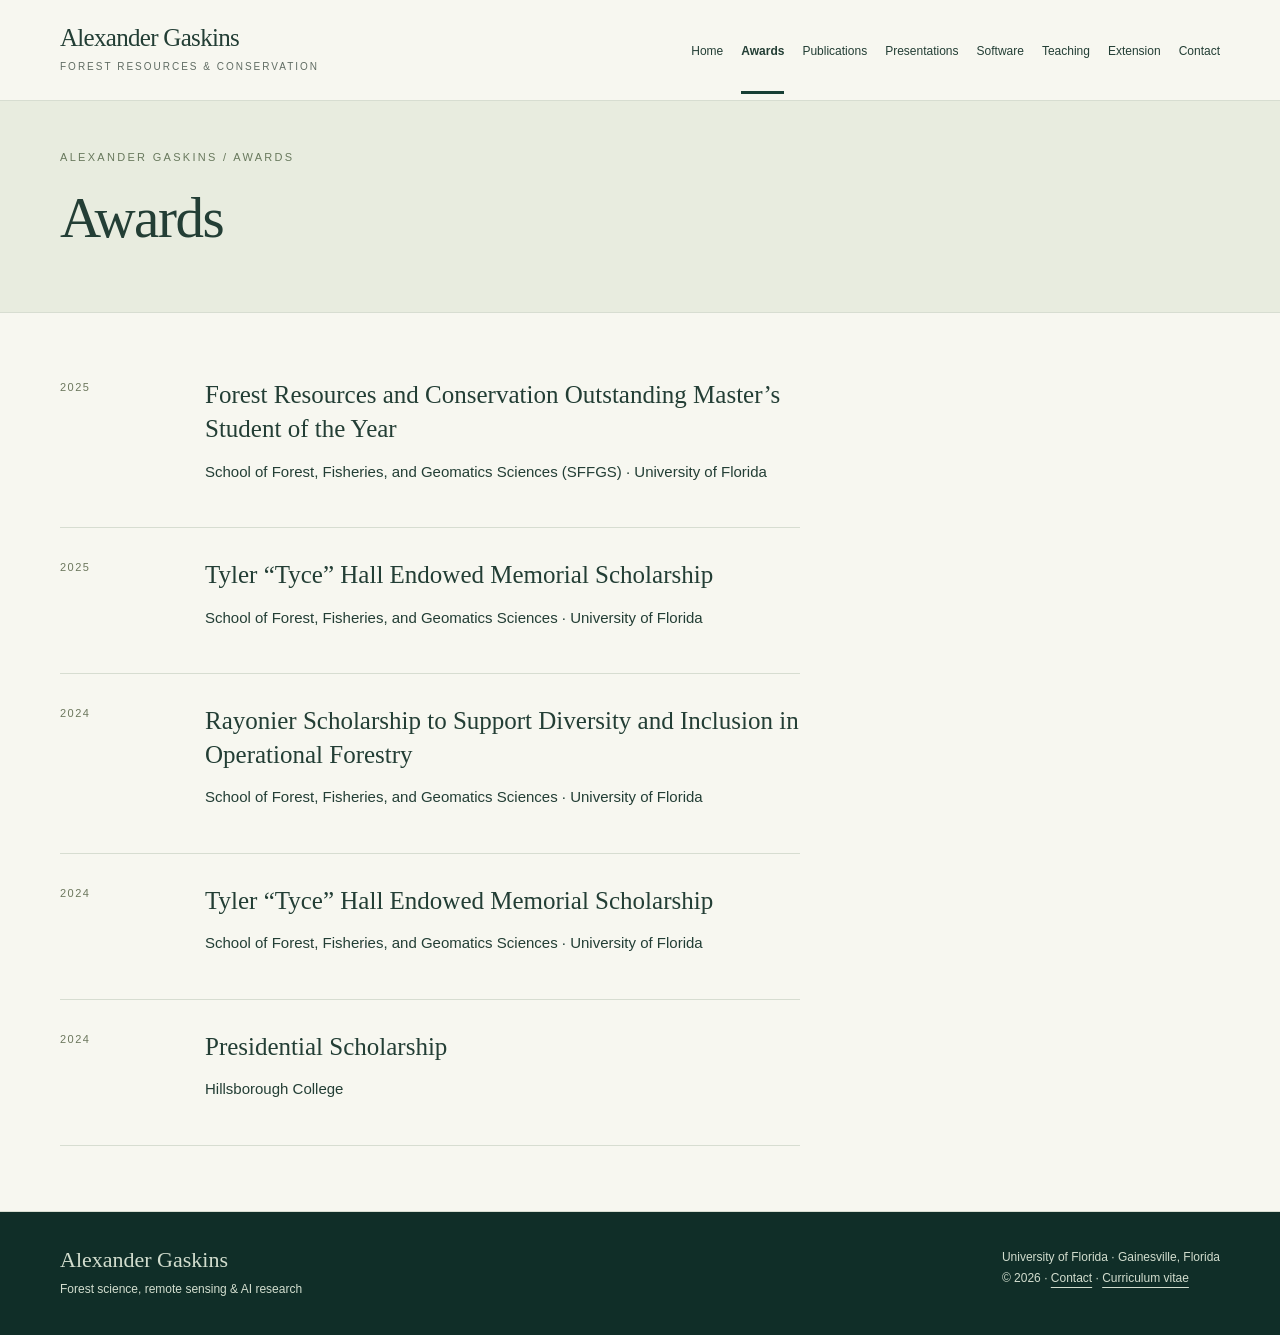
<file: awards.html>
<!doctype html><html lang="en"><head><meta charset="utf-8"><meta name="viewport" content="width=device-width, initial-scale=1"><title>Awards | Alexander Gaskins</title><meta name="description" content="Scholarships and recognition supporting my education in forestry and geospatial science."><meta name="theme-color" content="#173f35"><link rel="canonical" href="https://alexandergaskins.github.io/awards.html"><link rel="stylesheet" href="style.css"><script src="site.js" defer></script></head><body><a class="skip" href="#main">Skip to content</a><header><div class="container nav"><a class="brand" href="index.html">Alexander Gaskins<span>Forest resources &amp; conservation</span></a><button class="menu" type="button" aria-controls="navigation" aria-expanded="false">Menu</button><nav id="navigation" aria-label="Main navigation"><a href="index.html">Home</a><a href="awards.html" aria-current="page">Awards</a><a href="publications.html">Publications</a><a href="presentations.html">Presentations</a><a href="software.html">Software</a><a href="teaching.html">Teaching</a><a href="extension.html">Extension</a><a href="contact.html">Contact</a></nav></div></header><main id="main"><section class="pagehead"><div class="container"><p class="eyebrow">Alexander Gaskins / Awards</p><h1>Awards</h1></div></section><section class="section"><div class="container "><div class="prose"><article class="entry"><div class="date">2025</div><div><h3>Forest Resources and Conservation Outstanding Master’s Student of the Year</h3><p>School of Forest, Fisheries, and Geomatics Sciences (SFFGS) · University of Florida</p></div></article><article class="entry"><div class="date">2025</div><div><h3>Tyler “Tyce” Hall Endowed Memorial Scholarship</h3><p>School of Forest, Fisheries, and Geomatics Sciences · University of Florida</p></div></article><article class="entry"><div class="date">2024</div><div><h3>Rayonier Scholarship to Support Diversity and Inclusion in Operational Forestry</h3><p>School of Forest, Fisheries, and Geomatics Sciences · University of Florida</p></div></article><article class="entry"><div class="date">2024</div><div><h3>Tyler “Tyce” Hall Endowed Memorial Scholarship</h3><p>School of Forest, Fisheries, and Geomatics Sciences · University of Florida</p></div></article><article class="entry"><div class="date">2024</div><div><h3>Presidential Scholarship</h3><p>Hillsborough College</p></div></article></div></div></section></main><footer><div class="container"><div><p class="footer-name">Alexander Gaskins</p><p>Forest science, remote sensing &amp; AI research</p></div><div><p>University of Florida · Gainesville, Florida</p><p>© 2026 · <a href="contact.html">Contact</a> · <a href="CV.pdf">Curriculum vitae</a></p></div></div></footer></body></html>
</file>
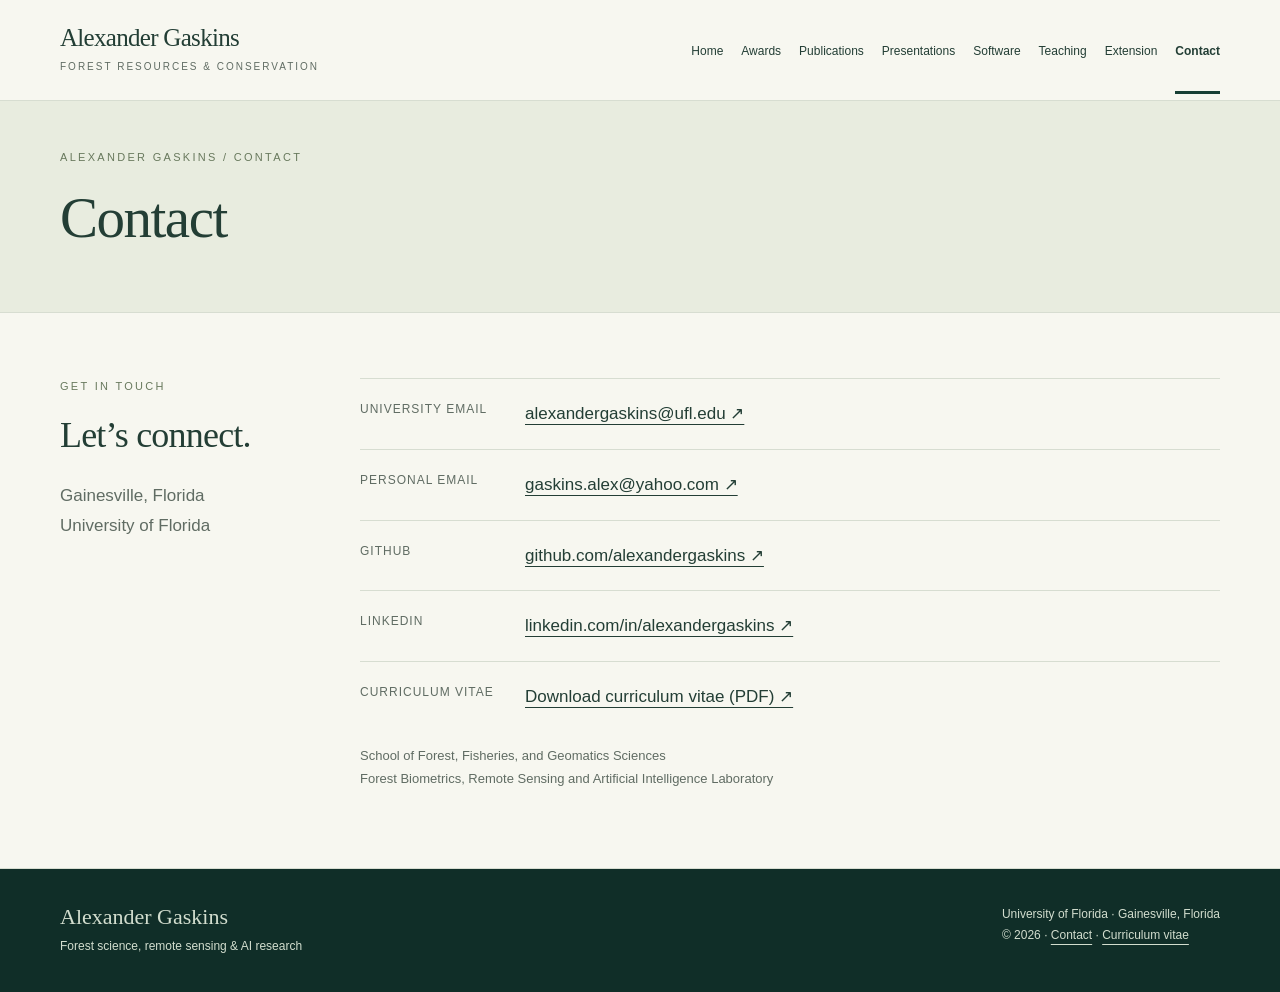
<file: contact.html>
<!doctype html><html lang="en"><head><meta charset="utf-8"><meta name="viewport" content="width=device-width, initial-scale=1"><title>Contact | Alexander Gaskins</title><meta name="description" content="Connect about forest remote sensing, geospatial research, teaching, and collaboration."><meta name="theme-color" content="#173f35"><link rel="canonical" href="https://alexandergaskins.github.io/contact.html"><link rel="stylesheet" href="style.css"><script src="site.js" defer></script></head><body><a class="skip" href="#main">Skip to content</a><header><div class="container nav"><a class="brand" href="index.html">Alexander Gaskins<span>Forest resources &amp; conservation</span></a><button class="menu" type="button" aria-controls="navigation" aria-expanded="false">Menu</button><nav id="navigation" aria-label="Main navigation"><a href="index.html">Home</a><a href="awards.html">Awards</a><a href="publications.html">Publications</a><a href="presentations.html">Presentations</a><a href="software.html">Software</a><a href="teaching.html">Teaching</a><a href="extension.html">Extension</a><a href="contact.html" aria-current="page">Contact</a></nav></div></header><main id="main"><section class="pagehead"><div class="container"><p class="eyebrow">Alexander Gaskins / Contact</p><h1>Contact</h1></div></section><section class="section"><div class="container twocol"><div><p class="eyebrow">Get in touch</p><h2>Let’s connect.</h2><p class="muted">Gainesville, Florida<br>University of Florida</p></div><div><div class="contact-row"><span>University email</span><a href="mailto:alexandergaskins@ufl.edu">alexandergaskins@ufl.edu ↗</a></div><div class="contact-row"><span>Personal email</span><a href="mailto:gaskins.alex@yahoo.com">gaskins.alex@yahoo.com ↗</a></div><div class="contact-row"><span>GitHub</span><a href="https://github.com/alexandergaskins">github.com/alexandergaskins ↗</a></div><div class="contact-row"><span>LinkedIn</span><a href="https://www.linkedin.com/in/alexandergaskins">linkedin.com/in/alexandergaskins ↗</a></div><div class="contact-row"><span>Curriculum vitae</span><a href="CV.pdf">Download curriculum vitae (PDF) ↗</a></div><p class="small">School of Forest, Fisheries, and Geomatics Sciences<br>Forest Biometrics, Remote Sensing and Artificial Intelligence Laboratory</p></div></div></section></main><footer><div class="container"><div><p class="footer-name">Alexander Gaskins</p><p>Forest science, remote sensing &amp; AI research</p></div><div><p>University of Florida · Gainesville, Florida</p><p>© 2026 · <a href="contact.html">Contact</a> · <a href="CV.pdf">Curriculum vitae</a></p></div></div></footer></body></html>
</file>
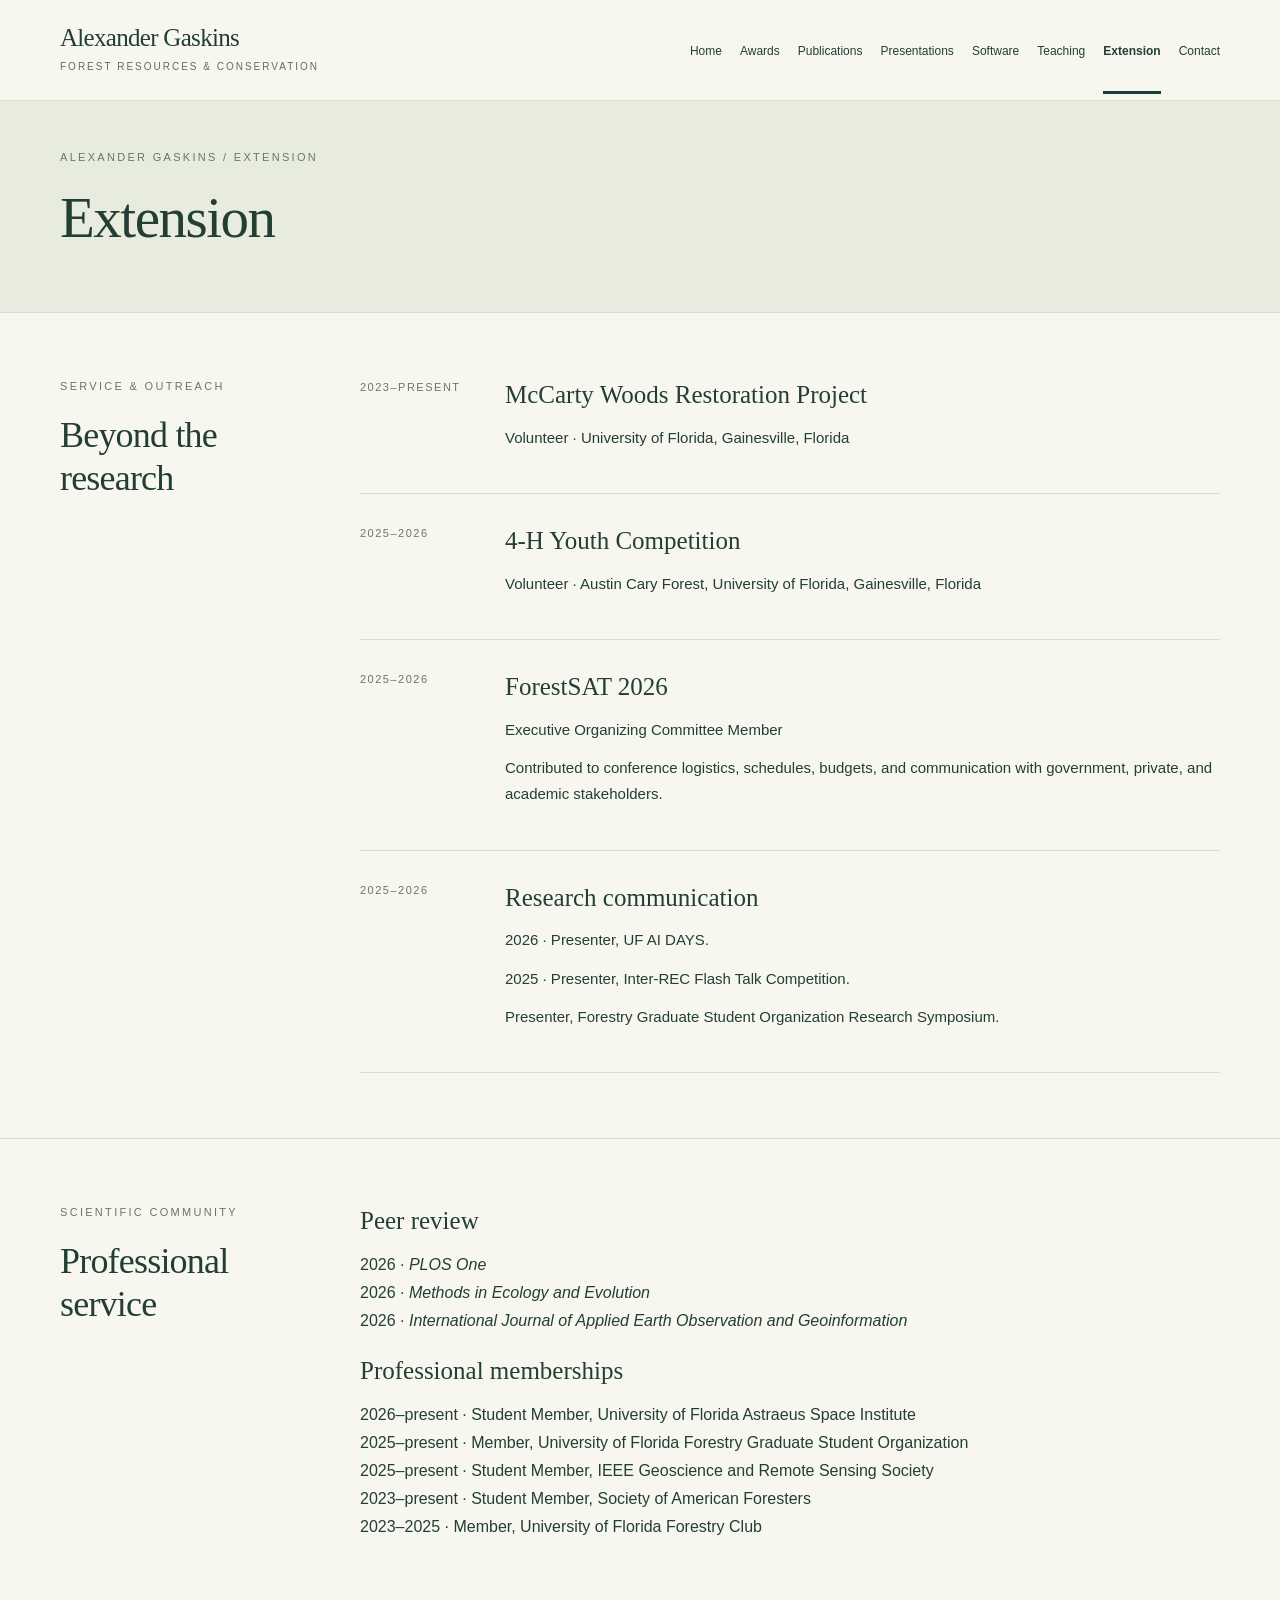
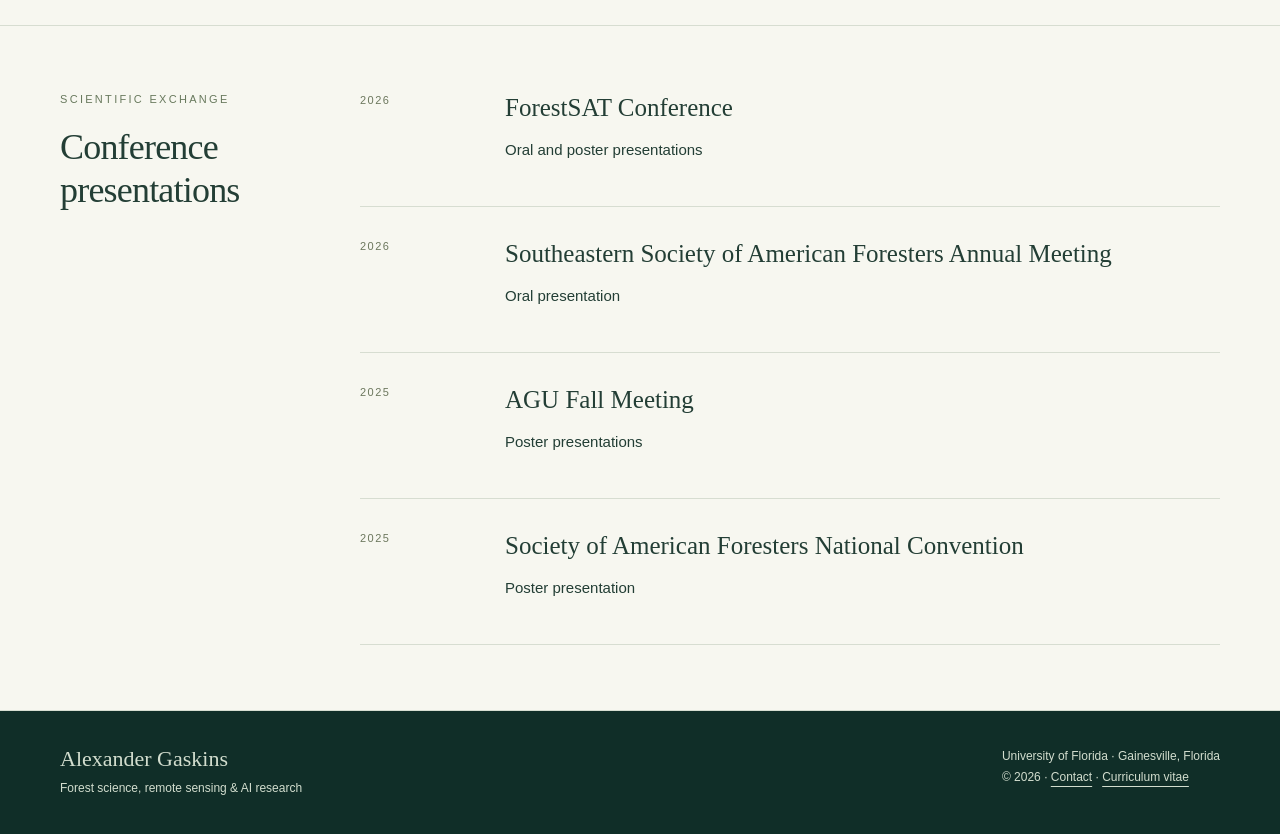
<file: extension.html>
<!doctype html><html lang="en"><head><meta charset="utf-8"><meta name="viewport" content="width=device-width, initial-scale=1"><title>Extension | Alexander Gaskins</title><meta name="description" content="Forest restoration, youth outreach, research communication, and service to the scientific community."><meta name="theme-color" content="#173f35"><link rel="canonical" href="https://alexandergaskins.github.io/extension.html"><link rel="stylesheet" href="style.css"><script src="site.js" defer></script></head><body><a class="skip" href="#main">Skip to content</a><header><div class="container nav"><a class="brand" href="index.html">Alexander Gaskins<span>Forest resources &amp; conservation</span></a><button class="menu" type="button" aria-controls="navigation" aria-expanded="false">Menu</button><nav id="navigation" aria-label="Main navigation"><a href="index.html">Home</a><a href="awards.html">Awards</a><a href="publications.html">Publications</a><a href="presentations.html">Presentations</a><a href="software.html">Software</a><a href="teaching.html">Teaching</a><a href="extension.html" aria-current="page">Extension</a><a href="contact.html">Contact</a></nav></div></header><main id="main"><section class="pagehead"><div class="container"><p class="eyebrow">Alexander Gaskins / Extension</p><h1>Extension</h1></div></section><section class="section"><div class="container twocol"><div><p class="eyebrow">Service &amp; outreach</p><h2>Beyond the<br>research</h2></div><div><article class="entry"><div class="date">2023–present</div><div><h3>McCarty Woods Restoration Project</h3><p>Volunteer · University of Florida, Gainesville, Florida</p></div></article><article class="entry"><div class="date">2025–2026</div><div><h3>4-H Youth Competition</h3><p>Volunteer · Austin Cary Forest, University of Florida, Gainesville, Florida</p></div></article><article class="entry"><div class="date">2025–2026</div><div><h3>ForestSAT 2026</h3><p>Executive Organizing Committee Member</p><p>Contributed to conference logistics, schedules, budgets, and communication with government, private, and academic stakeholders.</p></div></article><article class="entry"><div class="date">2025–2026</div><div><h3>Research communication</h3><p>2026 · Presenter, UF AI DAYS.</p><p>2025 · Presenter, Inter-REC Flash Talk Competition.</p><p>Presenter, Forestry Graduate Student Organization Research Symposium.</p></div></article></div></div></section><section class="section"><div class="container twocol"><div><p class="eyebrow">Scientific community</p><h2>Professional service</h2></div><div class="prose"><h3>Peer review</h3><p>2026 · <em>PLOS One</em><br>2026 · <em>Methods in Ecology and Evolution</em><br>2026 · <em>International Journal of Applied Earth Observation and Geoinformation</em></p><h3>Professional memberships</h3><p>2026–present · Student Member, University of Florida Astraeus Space Institute<br>2025–present · Member, University of Florida Forestry Graduate Student Organization<br>2025–present · Student Member, IEEE Geoscience and Remote Sensing Society<br>2023–present · Student Member, Society of American Foresters<br>2023–2025 · Member, University of Florida Forestry Club</p></div></div></section><section class="section"><div class="container twocol"><div><p class="eyebrow">Scientific exchange</p><h2>Conference<br>presentations</h2></div><div><article class="entry"><div class="date">2026</div><div><h3>ForestSAT Conference</h3><p>Oral and poster presentations</p></div></article><article class="entry"><div class="date">2026</div><div><h3>Southeastern Society of American Foresters Annual Meeting</h3><p>Oral presentation</p></div></article><article class="entry"><div class="date">2025</div><div><h3>AGU Fall Meeting</h3><p>Poster presentations</p></div></article><article class="entry"><div class="date">2025</div><div><h3>Society of American Foresters National Convention</h3><p>Poster presentation</p></div></article></div></div></section></main><footer><div class="container"><div><p class="footer-name">Alexander Gaskins</p><p>Forest science, remote sensing &amp; AI research</p></div><div><p>University of Florida · Gainesville, Florida</p><p>© 2026 · <a href="contact.html">Contact</a> · <a href="CV.pdf">Curriculum vitae</a></p></div></div></footer></body></html>
</file>
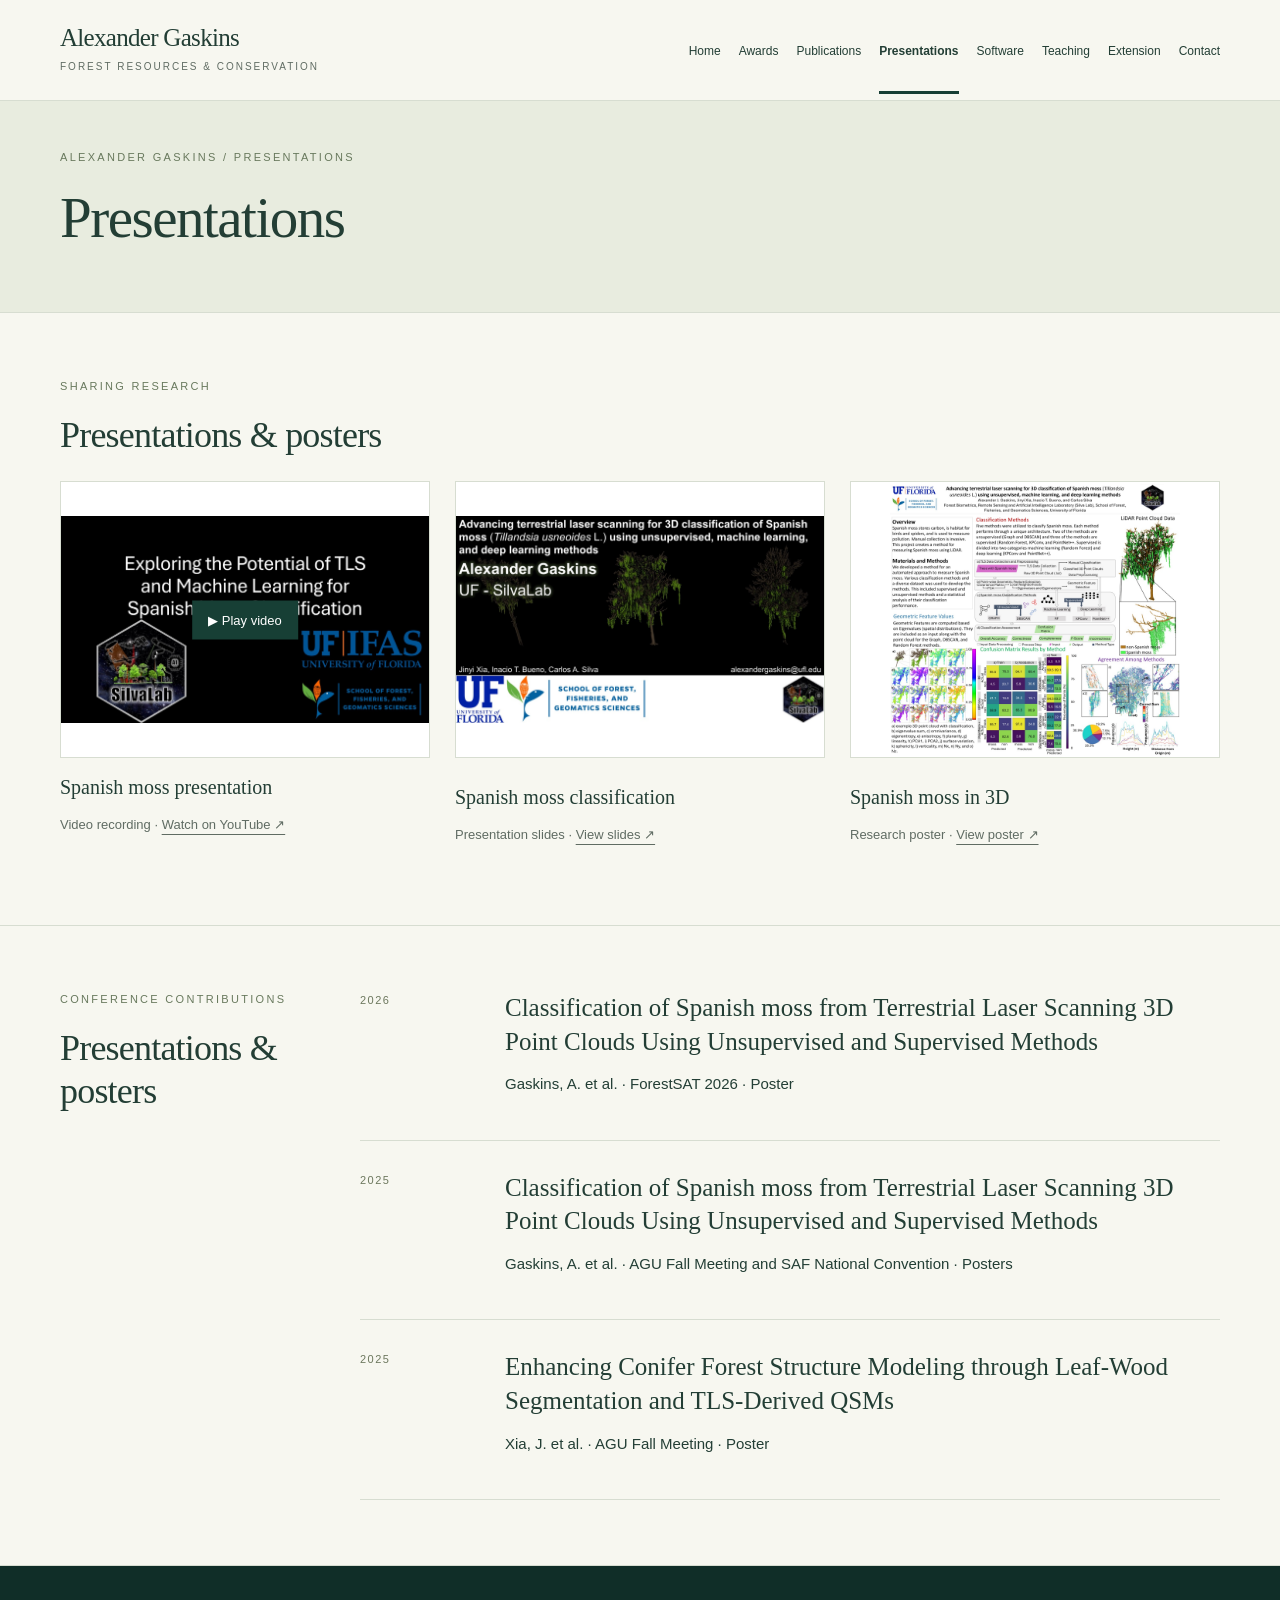
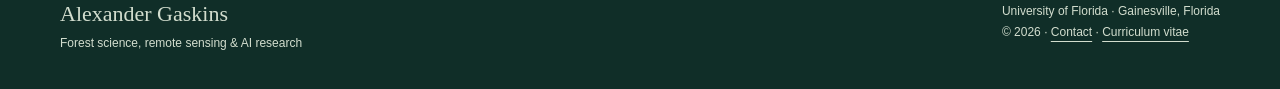
<file: presentations.html>
<!doctype html><html lang="en"><head><meta charset="utf-8"><meta name="viewport" content="width=device-width, initial-scale=1"><title>Presentations | Alexander Gaskins</title><meta name="description" content="Talks and posters sharing my work in forest remote sensing and artificial intelligence."><meta name="theme-color" content="#173f35"><link rel="canonical" href="https://alexandergaskins.github.io/presentations.html"><link rel="stylesheet" href="style.css"><script src="site.js" defer></script></head><body><a class="skip" href="#main">Skip to content</a><header><div class="container nav"><a class="brand" href="index.html">Alexander Gaskins<span>Forest resources &amp; conservation</span></a><button class="menu" type="button" aria-controls="navigation" aria-expanded="false">Menu</button><nav id="navigation" aria-label="Main navigation"><a href="index.html">Home</a><a href="awards.html">Awards</a><a href="publications.html">Publications</a><a href="presentations.html" aria-current="page">Presentations</a><a href="software.html">Software</a><a href="teaching.html">Teaching</a><a href="extension.html">Extension</a><a href="contact.html">Contact</a></nav></div></header><main id="main"><section class="pagehead"><div class="container"><p class="eyebrow">Alexander Gaskins / Presentations</p><h1>Presentations</h1></div></section><section class="section"><div class="container "><p class="eyebrow">Sharing research</p><h2>Presentations &amp; posters</h2><div class="gallery"><article><button class="presentation-play" id="presentation-play" type="button" aria-label="Play Spanish moss presentation recording with audio"><img src="assets/fgso.jpg" alt="Opening slide of the recorded Spanish moss presentation" loading="lazy"><span>▶ Play video</span></button><h3>Spanish moss presentation</h3><p>Video recording · <a href="https://www.youtube.com/watch?v=_b7H3WasvBk">Watch on YouTube ↗</a></p></article><article><a href="https://1drv.ms/p/c/46305d93d7c98afa/IQDaCBsYz0PhRbssi__we3OmARaNyZPloSgW8DS_6Y44YCY?e=uQcOfw"><img src="assets/moss-slides.jpg" alt="Title slide of the presentation on advancing terrestrial laser scanning for Spanish moss classification" loading="lazy"></a><h3>Spanish moss classification</h3><p>Presentation slides · <a href="https://1drv.ms/p/c/46305d93d7c98afa/IQDaCBsYz0PhRbssi__we3OmARaNyZPloSgW8DS_6Y44YCY?e=uQcOfw">View slides ↗</a></p></article><article><a href="assets/moss.jpg"><img src="assets/moss.jpg" alt="Spanish moss classification research poster" loading="lazy"></a><h3>Spanish moss in 3D</h3><p>Research poster · <a href="assets/moss.jpg">View poster ↗</a></p></article></div></div></section><section class="section"><div class="container twocol"><div><p class="eyebrow">Conference contributions</p><h2>Presentations &amp; posters</h2></div><div><article class="entry"><div class="date">2026</div><div><h3>Classification of Spanish moss from Terrestrial Laser Scanning 3D Point Clouds Using Unsupervised and Supervised Methods</h3><p>Gaskins, A. et al. · ForestSAT 2026 · Poster</p></div></article><article class="entry"><div class="date">2025</div><div><h3>Classification of Spanish moss from Terrestrial Laser Scanning 3D Point Clouds Using Unsupervised and Supervised Methods</h3><p>Gaskins, A. et al. · AGU Fall Meeting and SAF National Convention · Posters</p></div></article><article class="entry"><div class="date">2025</div><div><h3>Enhancing Conifer Forest Structure Modeling through Leaf-Wood Segmentation and TLS-Derived QSMs</h3><p>Xia, J. et al. · AGU Fall Meeting · Poster</p></div></article></div></div></section></main><footer><div class="container"><div><p class="footer-name">Alexander Gaskins</p><p>Forest science, remote sensing &amp; AI research</p></div><div><p>University of Florida · Gainesville, Florida</p><p>© 2026 · <a href="contact.html">Contact</a> · <a href="CV.pdf">Curriculum vitae</a></p></div></div></footer></body></html>
</file>
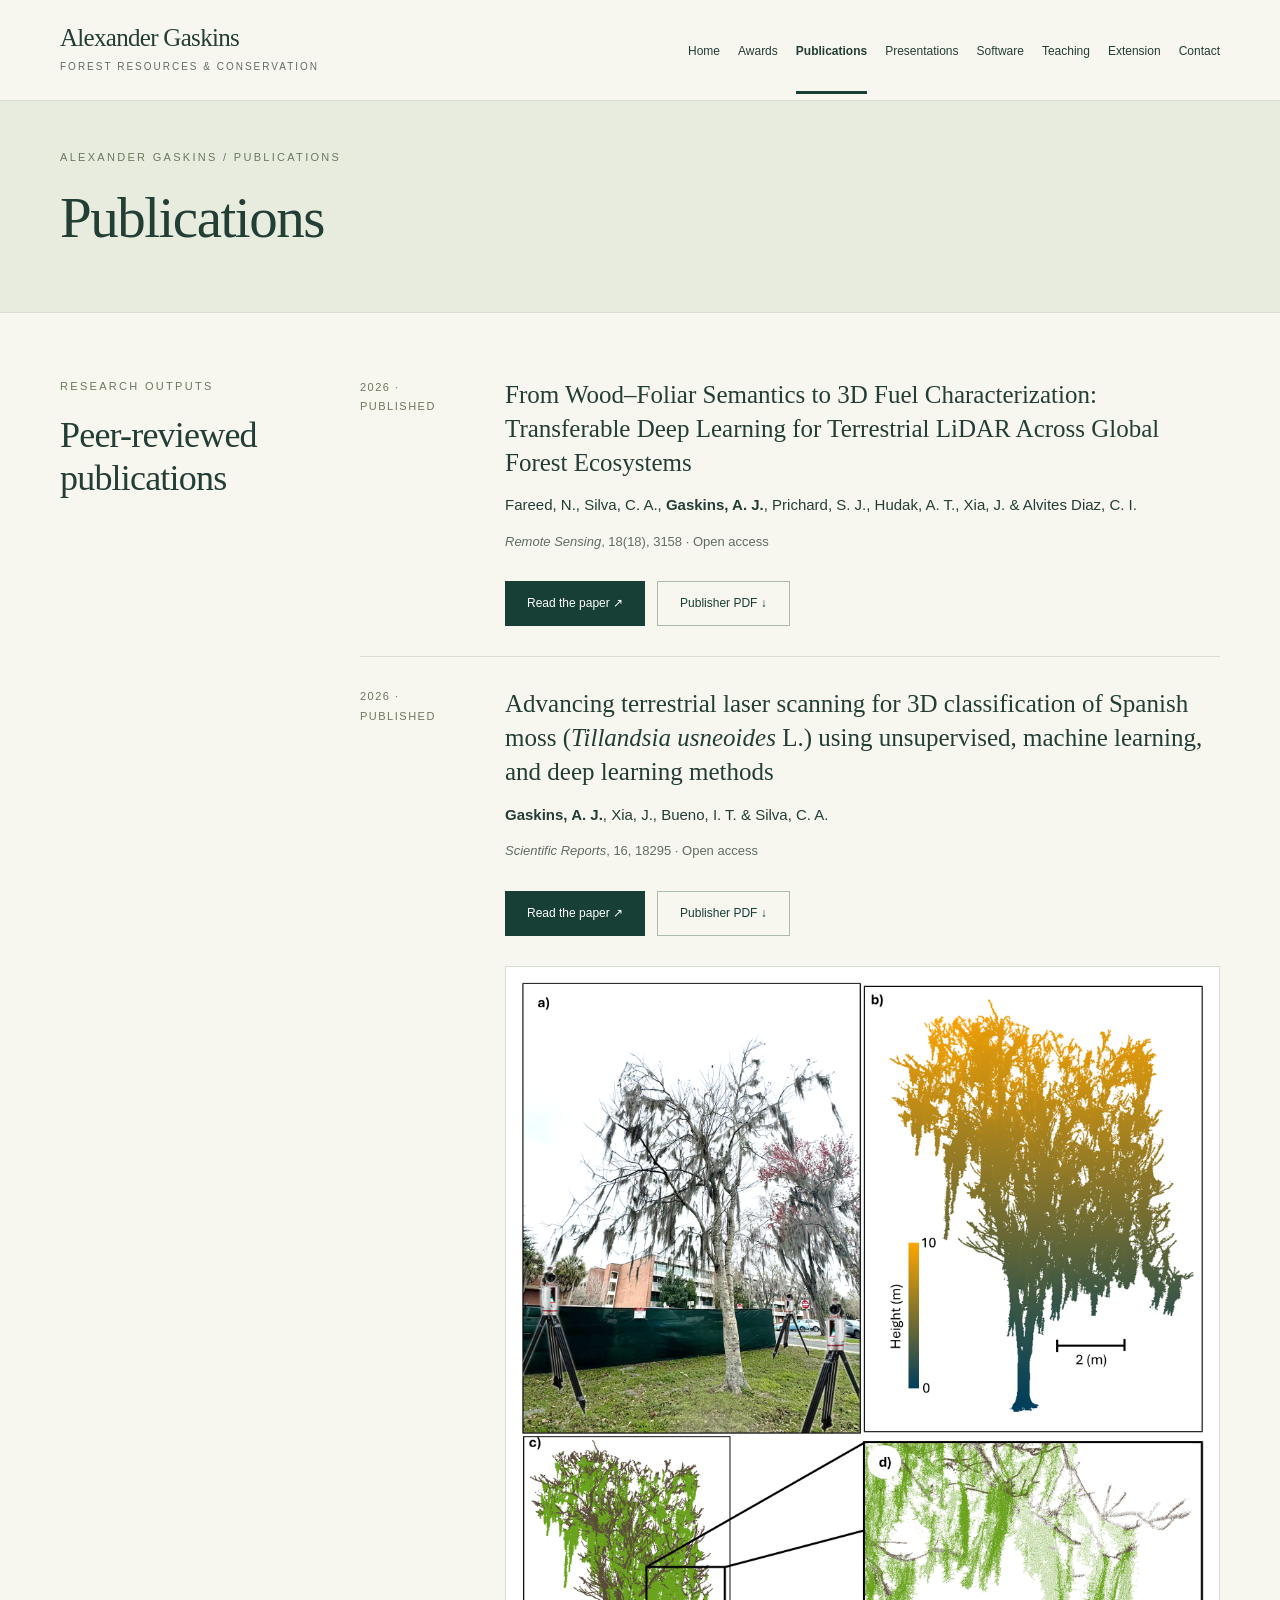
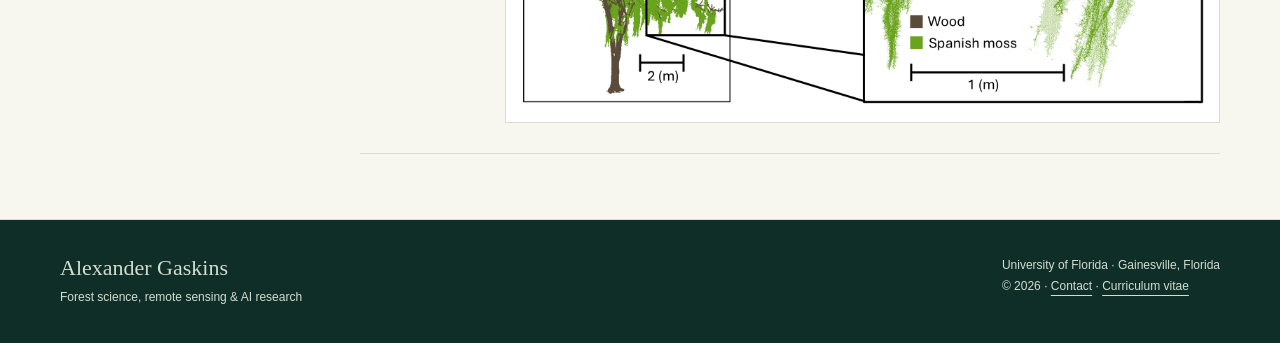
<file: publications.html>
<!doctype html><html lang="en"><head><meta charset="utf-8"><meta name="viewport" content="width=device-width, initial-scale=1"><title>Publications | Alexander Gaskins</title><meta name="description" content="Published research in forest remote sensing and artificial intelligence."><meta name="theme-color" content="#173f35"><link rel="canonical" href="https://alexandergaskins.github.io/publications.html"><link rel="stylesheet" href="style.css"><script src="site.js" defer></script></head><body><a class="skip" href="#main">Skip to content</a><header><div class="container nav"><a class="brand" href="index.html">Alexander Gaskins<span>Forest resources &amp; conservation</span></a><button class="menu" type="button" aria-controls="navigation" aria-expanded="false">Menu</button><nav id="navigation" aria-label="Main navigation"><a href="index.html">Home</a><a href="awards.html">Awards</a><a href="publications.html" aria-current="page">Publications</a><a href="presentations.html">Presentations</a><a href="software.html">Software</a><a href="teaching.html">Teaching</a><a href="extension.html">Extension</a><a href="contact.html">Contact</a></nav></div></header><main id="main"><section class="pagehead"><div class="container"><p class="eyebrow">Alexander Gaskins / Publications</p><h1>Publications</h1></div></section><section class="section"><div class="container twocol"><div><p class="eyebrow">Research outputs</p><h2>Peer-reviewed<br>publications</h2></div><div><article class="entry"><div class="date">2026 · Published</div><div><h3>From Wood–Foliar Semantics to 3D Fuel Characterization: Transferable Deep Learning for Terrestrial LiDAR Across Global Forest Ecosystems</h3><p>Fareed, N., Silva, C. A., <strong>Gaskins, A. J.</strong>, Prichard, S. J., Hudak, A. T., Xia, J. &amp; Alvites Diaz, C. I.</p><p class="small"><em>Remote Sensing</em>, 18(18), 3158 · Open access</p><div class="actions"><a class="button" href="https://doi.org/10.3390/rs18183158">Read the paper ↗</a><a class="button outline" href="https://www.mdpi.com/2072-4292/18/18/3158/pdf">Publisher PDF ↓</a></div></div></article><article class="entry"><div class="date">2026 · Published</div><div><h3>Advancing terrestrial laser scanning for 3D classification of Spanish moss (<em>Tillandsia usneoides</em> L.) using unsupervised, machine learning, and deep learning methods</h3><p><strong>Gaskins, A. J.</strong>, Xia, J., Bueno, I. T. &amp; Silva, C. A.</p><p class="small"><em>Scientific Reports</em>, 16, 18295 · Open access</p><div class="actions"><a class="button" href="https://doi.org/10.1038/s41598-026-49230-7">Read the paper ↗</a><a class="button outline" href="https://www.nature.com/articles/s41598-026-49230-7.pdf">Publisher PDF ↓</a></div><figure class="figure"><a href="assets/paper-figure.png"><img src="assets/paper-figure.png" alt="Photograph and terrestrial laser scan of a Spanish-moss-covered tree, showing wood and Spanish moss classes" loading="lazy"></a></figure></div></article></div></div></section></main><footer><div class="container"><div><p class="footer-name">Alexander Gaskins</p><p>Forest science, remote sensing &amp; AI research</p></div><div><p>University of Florida · Gainesville, Florida</p><p>© 2026 · <a href="contact.html">Contact</a> · <a href="CV.pdf">Curriculum vitae</a></p></div></div></footer></body></html>
</file>
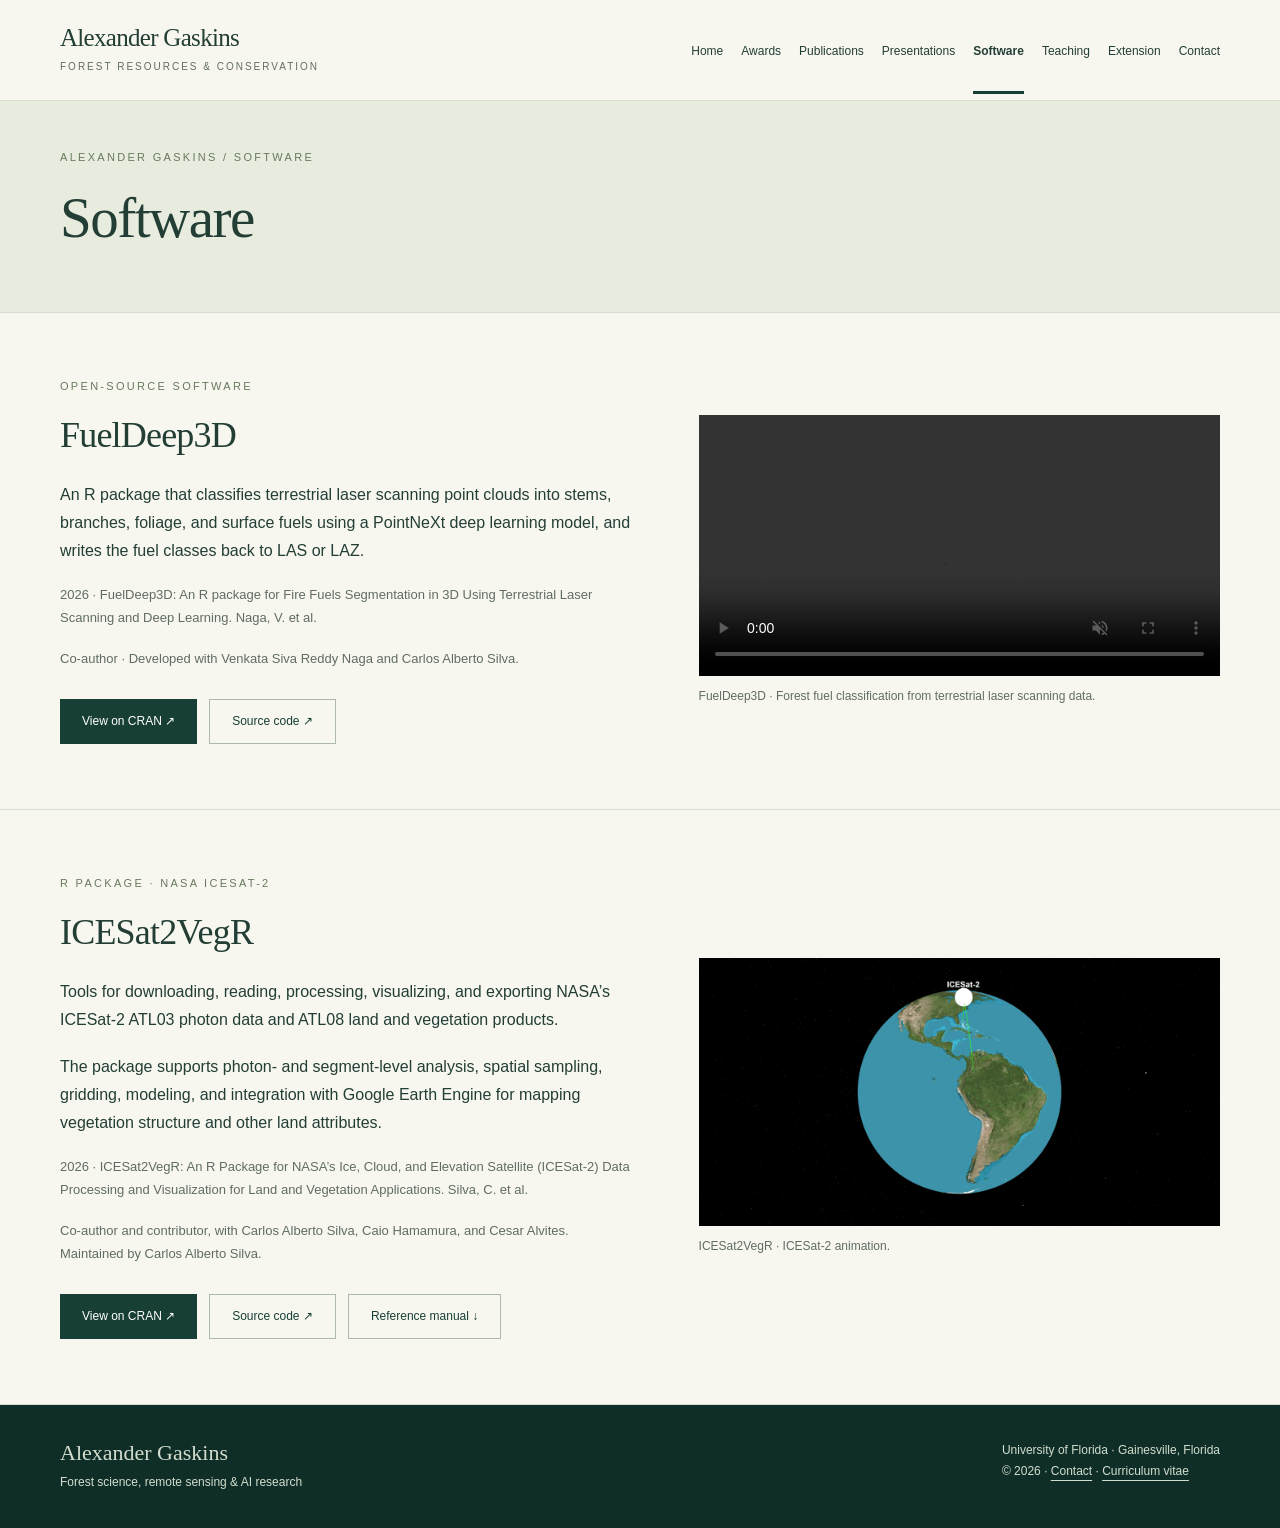
<file: software.html>
<!doctype html><html lang="en"><head><meta charset="utf-8"><meta name="viewport" content="width=device-width, initial-scale=1"><title>Software | Alexander Gaskins</title><meta name="description" content="Open-source R packages for terrestrial laser scanning, deep learning, and spaceborne LiDAR analysis."><meta name="theme-color" content="#173f35"><link rel="canonical" href="https://alexandergaskins.github.io/software.html"><link rel="stylesheet" href="style.css"><script src="site.js" defer></script></head><body><a class="skip" href="#main">Skip to content</a><header><div class="container nav"><a class="brand" href="index.html">Alexander Gaskins<span>Forest resources &amp; conservation</span></a><button class="menu" type="button" aria-controls="navigation" aria-expanded="false">Menu</button><nav id="navigation" aria-label="Main navigation"><a href="index.html">Home</a><a href="awards.html">Awards</a><a href="publications.html">Publications</a><a href="presentations.html">Presentations</a><a href="software.html" aria-current="page">Software</a><a href="teaching.html">Teaching</a><a href="extension.html">Extension</a><a href="contact.html">Contact</a></nav></div></header><main id="main"><section class="pagehead"><div class="container"><p class="eyebrow">Alexander Gaskins / Software</p><h1>Software</h1></div></section><section class="section"><div class="container feature"><div id="fueldeep3d"><p class="eyebrow">Open-source software</p><h2>FuelDeep3D</h2><div class="prose"><p>An R package that classifies terrestrial laser scanning point clouds into stems, branches, foliage, and surface fuels using a PointNeXt deep learning model, and writes the fuel classes back to LAS or LAZ.</p><p class="small">2026 · FuelDeep3D: An R package for Fire Fuels Segmentation in 3D Using Terrestrial Laser Scanning and Deep Learning. Naga, V. et al.</p><p class="small">Co-author · Developed with Venkata Siva Reddy Naga and Carlos Alberto Silva.</p><div class="actions"><a class="button" href="https://CRAN.R-project.org/package=FuelDeep3D">View on CRAN ↗</a><a class="button outline" href="https://github.com/venkatasivanaga/FuelDeep3D">Source code ↗</a></div></div></div><figure class="software-media"><video autoplay muted loop controls playsinline preload="metadata" aria-label="FuelDeep3D forest fuel classification demonstration"><source src="assets/FuelDeep3D.mp4" type="video/mp4">Your browser does not support embedded video.</video><figcaption>FuelDeep3D · Forest fuel classification from terrestrial laser scanning data.</figcaption></figure></div></section><section class="section"><div class="container feature"><div id="icesat2vegr"><p class="eyebrow">R package · NASA ICESat-2</p><h2>ICESat2VegR</h2><div class="prose"><p>Tools for downloading, reading, processing, visualizing, and exporting NASA’s ICESat-2 ATL03 photon data and ATL08 land and vegetation products.</p><p>The package supports photon- and segment-level analysis, spatial sampling, gridding, modeling, and integration with Google Earth Engine for mapping vegetation structure and other land attributes.</p><p class="small">2026 · ICESat2VegR: An R Package for NASA’s Ice, Cloud, and Elevation Satellite (ICESat-2) Data Processing and Visualization for Land and Vegetation Applications. Silva, C. et al.</p><p class="small">Co-author and contributor, with Carlos Alberto Silva, Caio Hamamura, and Cesar Alvites. Maintained by Carlos Alberto Silva.</p><div class="actions"><a class="button" href="https://CRAN.R-project.org/package=ICESat2VegR">View on CRAN ↗</a><a class="button outline" href="https://github.com/carlos-alberto-silva/ICESat2VegR">Source code ↗</a><a class="button outline" href="https://cran.r-project.org/web/packages/ICESat2VegR/ICESat2VegR.pdf">Reference manual ↓</a></div></div></div><figure class="software-media"><img src="assets/ICESat2_animation.gif" width="1280" height="658" alt="Animated globe illustrating the ICESat-2 satellite orbit around Earth" loading="lazy"><figcaption>ICESat2VegR · ICESat-2 animation.</figcaption></figure></div></section></main><footer><div class="container"><div><p class="footer-name">Alexander Gaskins</p><p>Forest science, remote sensing &amp; AI research</p></div><div><p>University of Florida · Gainesville, Florida</p><p>© 2026 · <a href="contact.html">Contact</a> · <a href="CV.pdf">Curriculum vitae</a></p></div></div></footer></body></html>
</file>
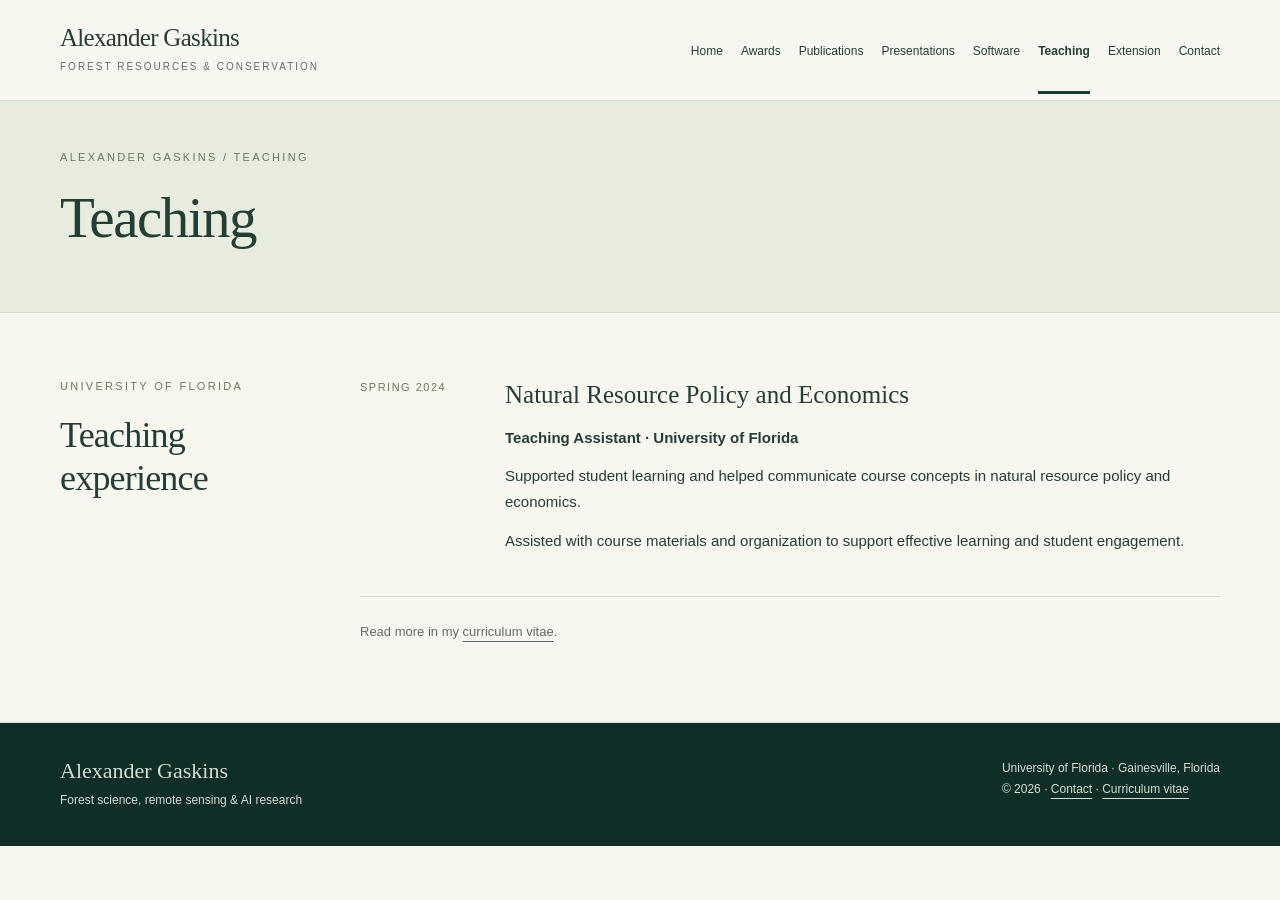
<file: teaching.html>
<!doctype html><html lang="en"><head><meta charset="utf-8"><meta name="viewport" content="width=device-width, initial-scale=1"><title>Teaching | Alexander Gaskins</title><meta name="description" content="Supporting student learning in natural resource policy and economics at the University of Florida."><meta name="theme-color" content="#173f35"><link rel="canonical" href="https://alexandergaskins.github.io/teaching.html"><link rel="stylesheet" href="style.css"><script src="site.js" defer></script></head><body><a class="skip" href="#main">Skip to content</a><header><div class="container nav"><a class="brand" href="index.html">Alexander Gaskins<span>Forest resources &amp; conservation</span></a><button class="menu" type="button" aria-controls="navigation" aria-expanded="false">Menu</button><nav id="navigation" aria-label="Main navigation"><a href="index.html">Home</a><a href="awards.html">Awards</a><a href="publications.html">Publications</a><a href="presentations.html">Presentations</a><a href="software.html">Software</a><a href="teaching.html" aria-current="page">Teaching</a><a href="extension.html">Extension</a><a href="contact.html">Contact</a></nav></div></header><main id="main"><section class="pagehead"><div class="container"><p class="eyebrow">Alexander Gaskins / Teaching</p><h1>Teaching</h1></div></section><section class="section"><div class="container twocol"><div><p class="eyebrow">University of Florida</p><h2>Teaching<br>experience</h2></div><div><article class="entry"><div class="date">Spring 2024</div><div><h3>Natural Resource Policy and Economics</h3><p><strong>Teaching Assistant · University of Florida</strong></p><p>Supported student learning and helped communicate course concepts in natural resource policy and economics.</p><p>Assisted with course materials and organization to support effective learning and student engagement.</p></div></article><p class="small" style="margin-top:24px">Read more in my <a href="CV.pdf">curriculum vitae</a>.</p></div></div></section></main><footer><div class="container"><div><p class="footer-name">Alexander Gaskins</p><p>Forest science, remote sensing &amp; AI research</p></div><div><p>University of Florida · Gainesville, Florida</p><p>© 2026 · <a href="contact.html">Contact</a> · <a href="CV.pdf">Curriculum vitae</a></p></div></div></footer></body></html>
</file>
<file: style.css>
:root{--green:#173f35;--deep:#102e28;--sage:#d9e3d8;--paper:#f7f7f0;--ink:#233e35;--muted:#606c63;--line:#d7ddd1;--gold:#caac65}*{box-sizing:border-box}html{scroll-behavior:smooth}body{margin:0;color:var(--ink);background:var(--paper);font:17px/1.75 Arial,sans-serif}a{color:inherit;text-underline-offset:5px}a:hover{color:#8b6825}a:focus-visible,button:focus-visible{outline:3px solid #b28434;outline-offset:5px}.skip{position:absolute;left:-9999px}.skip:focus{left:12px;top:12px;background:white;z-index:20;padding:10px}.container{width:min(1160px,calc(100% - 64px));margin:auto}.top{background:var(--green);color:#dce5da;font-size:11px;letter-spacing:2px;text-transform:uppercase;padding:9px 0}.top .container{display:flex;justify-content:space-between}.top a{text-decoration:none}header{background:var(--paper);border-bottom:1px solid var(--line)}.nav{display:flex;align-items:center;justify-content:space-between;gap:30px;min-height:100px}.brand{font:25px/1.15 Georgia,serif;text-decoration:none;letter-spacing:-.7px}.brand span{display:block;font:10px/1.8 Arial,sans-serif;letter-spacing:2px;text-transform:uppercase;margin-top:6px;color:var(--muted)}nav{display:flex;align-items:center;gap:26px}nav a{font-size:13px;text-decoration:none;padding:34px 0 29px;border-bottom:3px solid transparent}nav a[aria-current]{border-color:var(--green);font-weight:bold}.menu{display:none}.eyebrow{font:11px/1.6 Arial,sans-serif;letter-spacing:2.3px;text-transform:uppercase;color:#68795d;margin:0 0 18px}.hero{display:grid;grid-template-columns:1.25fr .8fr;gap:90px;align-items:center;padding:64px 0 58px}.hero h1{font:clamp(48px,6vw,76px)/1.04 Georgia,serif;letter-spacing:-2px;margin:0 0 26px}.hero .lead{font:23px/1.5 Georgia,serif;margin:0 0 22px;max-width:550px}.hero p{color:var(--muted);font-size:15px}.portrait{margin:0;position:relative}.portrait:before{content:'';position:absolute;inset:20px -18px -18px 22px;border:1px solid #aebda5;z-index:-1}.portrait img{width:100%;height:425px;object-fit:cover;object-position:center 24%;display:block}.portrait figcaption{background:var(--green);padding:15px 20px;color:#fff;font:11px/1.6 Arial,sans-serif;letter-spacing:1px;text-transform:uppercase}.actions{display:flex;flex-wrap:wrap;gap:12px;margin-top:28px}.button{background:var(--green);color:white;display:inline-flex;padding:11px 22px;font-size:12px;text-decoration:none;align-items:center;gap:22px}.button:hover{background:var(--deep);color:white}.button.outline{background:transparent;color:var(--green);border:1px solid #aebaa8}.interests{background:var(--green);color:#fff;padding:24px 0}.interests .container{display:flex;justify-content:space-between;align-items:center;gap:20px}.interests span{font:11px Arial,sans-serif;letter-spacing:2px;text-transform:uppercase;color:#bdccba}.interests p{margin:0;font:19px Georgia,serif}.section{padding:65px 0;border-bottom:1px solid var(--line)}.twocol{display:grid;grid-template-columns:230px 1fr;gap:70px}h2{font:36px/1.2 Georgia,serif;letter-spacing:-.8px;margin:0 0 24px}h3{font:25px/1.35 Georgia,serif;margin:0 0 13px}.prose p{margin:0 0 19px}.prose{max-width:740px;font-size:16px}.muted{color:var(--muted)}.education{display:grid;grid-template-columns:repeat(3,1fr);gap:30px;margin-top:34px}.education article{border-top:1px solid var(--line);padding-top:20px}.education h3{font-size:21px}.date{font-size:11px;color:#6c775d;letter-spacing:1.5px;text-transform:uppercase}.education p{font-size:13px;color:var(--muted)}.pagehead{background:#e8ecdf;border-bottom:1px solid var(--line);padding:48px 0}.pagehead h1{font:57px/1.15 Georgia,serif;margin:0 0 14px;letter-spacing:-1.5px}.pagehead p:last-child{max-width:650px;color:var(--muted);margin:0;font-size:16px}.entry{display:grid;grid-template-columns:110px 1fr;gap:35px;border-bottom:1px solid var(--line);padding:30px 0}.entry:first-child{padding-top:0}.entry p{margin:0 0 12px;font-size:15px}.entry h3{font-size:25px}.small{font-size:13px!important;color:var(--muted)}.figure{margin:30px 0 0;background:white;border:1px solid var(--line);padding:15px}.figure img{display:block;width:100%;height:auto}.figure figcaption{font-size:12px;color:var(--muted);padding-top:8px}.feature{display:grid;grid-template-columns:1.2fr .7fr;gap:65px;align-items:center}.feature img{width:100%;display:block}.visitors{display:grid;grid-template-columns:1fr 1.4fr;gap:70px;align-items:center}.visitors img{max-width:100%;height:auto}.visitors p{font-size:14px;color:var(--muted)}.visitor-map{text-align:center;background:#f5f5ef;border:1px solid var(--line);padding:20px}.gallery{display:grid;grid-template-columns:repeat(3,1fr);gap:25px}.gallery img{width:100%;aspect-ratio:4/3;object-fit:contain;background:white;border:1px solid var(--line)}.gallery h3{font-size:20px;margin-top:16px}.gallery p{font-size:13px;color:var(--muted)}.contact-row{display:grid;grid-template-columns:140px 1fr;gap:25px;border-top:1px solid var(--line);padding:20px 0}.contact-row a{overflow-wrap:anywhere}.contact-row span{font-size:12px;text-transform:uppercase;letter-spacing:1px;color:var(--muted)}.note{padding:22px;background:#e9edde;font-size:14px}footer{padding:35px 0;background:var(--deep);color:#d2ddce;font-size:12px}footer .container{display:flex;justify-content:space-between;gap:25px}footer a{color:#d2ddce}footer p{margin:0}.footer-name{font:22px Georgia,serif;margin-bottom:6px}body:has(.hero) .portrait{z-index:0}@media(max-width:950px){.container{width:calc(100% - 40px)}.nav{gap:18px}nav{gap:17px}.brand{font-size:22px}.hero{gap:42px}.portrait img{height:390px}.twocol{grid-template-columns:170px 1fr;gap:30px}.feature{gap:35px}}@media(max-width:720px){.top .container>span:last-child{display:none}.nav{min-height:82px;flex-wrap:wrap;padding:18px 0}.menu{display:block;border:1px solid var(--line);background:none;padding:8px 12px;font:13px Arial;color:var(--green)}nav{display:none;width:100%;flex-wrap:wrap;gap:0}nav.open{display:flex}nav a{width:33.333%;padding:12px 0;text-align:center}.hero{grid-template-columns:1fr;padding-top:40px;gap:35px}.hero h1{font-size:56px}.portrait{max-width:390px;width:calc(100% - 18px);margin:auto}.portrait img{height:400px}.interests .container{align-items:start;flex-direction:column;gap:12px}.interests p{font-size:17px}.section{padding:42px 0}.twocol,.feature,.visitors{grid-template-columns:1fr;gap:22px}.education{grid-template-columns:1fr;gap:8px}.entry{grid-template-columns:1fr;gap:9px;padding:25px 0}.pagehead{padding:35px 0}.pagehead h1{font-size:46px}.gallery{grid-template-columns:1fr}.gallery img{aspect-ratio:16/10}.contact-row{grid-template-columns:1fr;gap:4px}footer .container{flex-direction:column;gap:20px}}@media(prefers-reduced-motion:reduce){html{scroll-behavior:auto}}
.portrait{width:100%;max-width:370px;justify-self:end;overflow:hidden;aspect-ratio:1}.portrait:before{display:none}.portrait img{height:100%;width:100%;aspect-ratio:1;object-fit:cover;object-position:center top;transform:scale(1.42);transform-origin:50% 0}.education{grid-template-columns:repeat(2,1fr)}nav{gap:20px}.nav{gap:22px}.gallery{grid-template-columns:repeat(2,1fr)}@media(max-width:1100px){.nav{flex-wrap:wrap;justify-content:center;padding-top:22px;gap:5px}.brand{text-align:center}nav{width:100%;justify-content:center}nav a{padding:18px 0 15px}}@media(max-width:720px){.nav{justify-content:space-between;gap:18px;padding:18px 0}.brand{text-align:left}nav{justify-content:start}nav a{width:50%;padding:12px 0}.portrait{justify-self:center;max-width:340px}.portrait img{height:100%}.education,.gallery{grid-template-columns:1fr}}

.work-video{margin:26px 0}.work-video video{display:block;width:100%;max-height:600px;background:#102e28;aspect-ratio:16/9}.work-video figcaption{font-size:12px;color:var(--muted);padding:10px 0}nav{gap:18px}nav a{font-size:12px}@media(max-width:720px){nav a{width:50%}}

.video-grid{display:grid;grid-template-columns:repeat(2,minmax(0,1fr));gap:28px}.video-grid .work-video{min-width:0}.video-grid .work-video video{aspect-ratio:16/10;object-fit:contain}.work-video h3{margin:12px 0 8px;font-size:23px}.work-video figcaption p{margin:0;font-size:14px}.additional-experience{padding:24px 0;font-size:14px}.additional-experience summary{cursor:pointer;font-size:16px}.additional-experience p{margin:10px 0}@media(max-width:800px){.video-grid{grid-template-columns:1fr}}

.video-banner{position:relative;isolation:isolate;min-height:470px;background:#102e28;display:flex;align-items:center;color:white;overflow:hidden}.video-banner video{position:absolute;inset:0;width:100%;height:100%;object-fit:contain;object-position:center;background:#102e28;z-index:-2}.video-shade{position:absolute;inset:0;background:linear-gradient(90deg,rgba(5,22,18,.82),rgba(5,22,18,.12));z-index:-1}.video-overlay{padding-top:60px;padding-bottom:45px}.video-banner .eyebrow{color:#d9e3d8}.video-banner h2{font-size:clamp(42px,5vw,66px);line-height:1.02;margin:0 0 20px}.video-banner #video-caption{max-width:430px;font-size:16px}.video-controls{display:flex;flex-wrap:wrap;gap:10px;margin-top:26px}.video-controls button{color:white;border:1px solid #d5e2d0;background:rgba(16,46,40,.7);padding:10px 17px;cursor:pointer;font:13px Arial,sans-serif}.video-controls button[aria-pressed=true]{background:#f7f7f0;color:#173f35}.video-meta{font-size:11px;margin:15px 0 0}.video-status{font-size:12px;margin:5px 0 0}.video-banner a{color:inherit}@media(max-width:600px){.video-banner{min-height:480px}.video-shade{background:rgba(5,22,18,.55)}.video-overlay{padding-top:40px;padding-bottom:35px}}

.software-media{margin:0;min-width:0}.software-media img,.software-media video{display:block;width:100%;height:auto;background:#102e28}.software-media figcaption{font-size:12px;color:var(--muted);padding-top:10px}.feature{grid-template-columns:minmax(0,1.1fr) minmax(0,1fr)}@media(max-width:720px){.feature{grid-template-columns:1fr}}

#showcase-video{object-fit:contain;object-position:center;background:#102e28}

.gallery{grid-template-columns:repeat(3,minmax(0,1fr))}.gallery article{min-width:0}.presentation-play{position:relative;display:block;width:100%;border:0;padding:0;background:#102e28;cursor:pointer}.presentation-play img{display:block}.presentation-play span{position:absolute;left:50%;top:50%;transform:translate(-50%,-50%);background:#173f35;color:white;font:13px Arial,sans-serif;padding:12px 16px;white-space:nowrap}.presentation-play:focus-visible{outline:3px solid #b28434;outline-offset:4px}.presentation-player{display:block;aspect-ratio:4/3;width:100%;border:0;background:#102e28}@media(max-width:720px){.gallery{grid-template-columns:1fr}}
</file>
